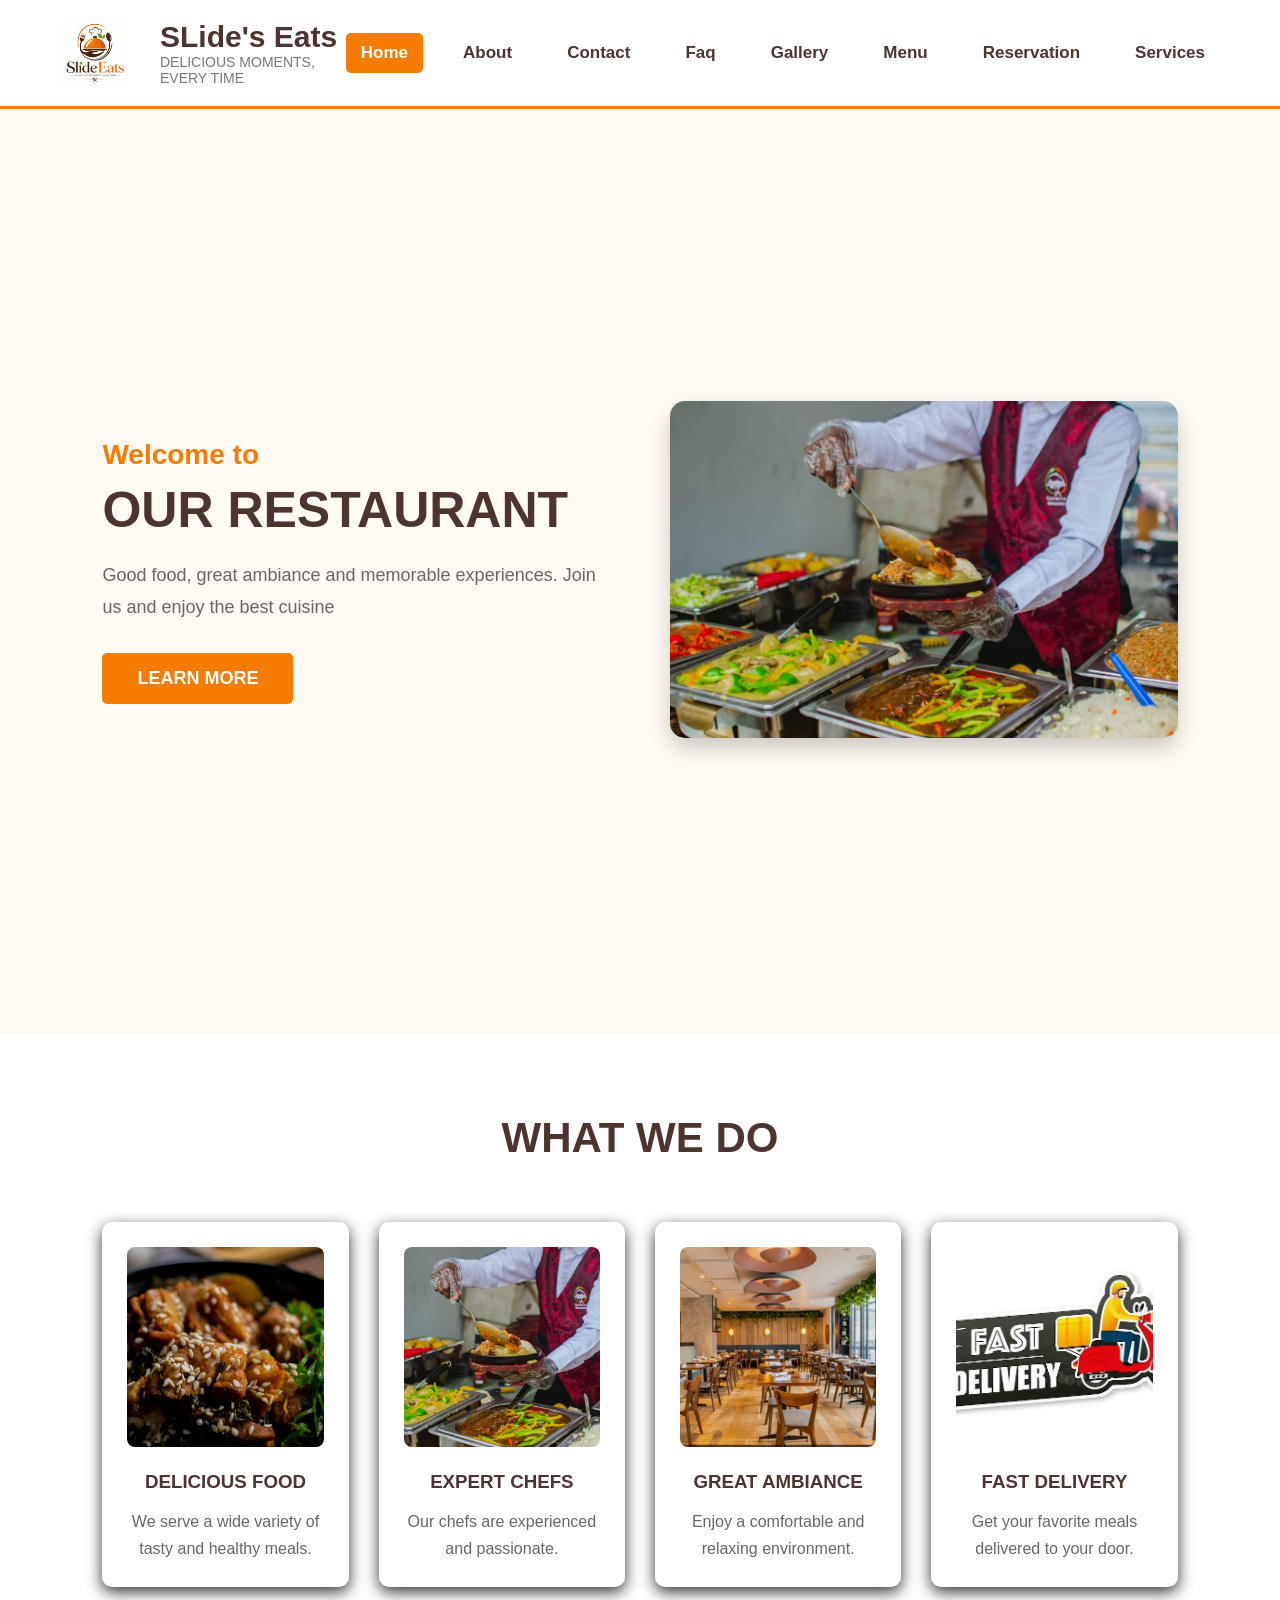
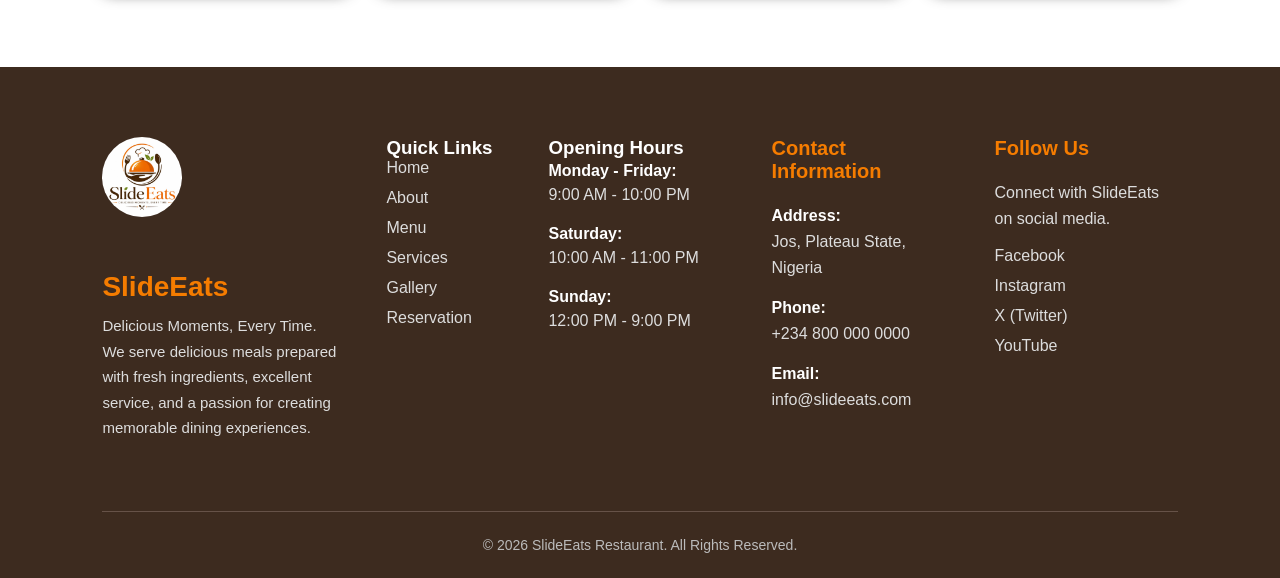
<file: index.html>
<!DOCTYPE html>
<html lang="en">
<head>
    <meta charset="UTF-8">
    <meta name="viewport" content="width=device-width, initial-scale=1.0">
    <title>Home</title>
    <link rel="stylesheet" href="style.css">
</head>
<body>
    <header>
        <div class="logo"><img src="/assets/images/logo.jpeg" alt="">
            <div class="logo-text">
                 <h2>SLide's Eats</h2>
                 <p>DELICIOUS MOMENTS, EVERY TIME</p>
            </div>
        </div>
       
        <nav>
            <a href="index.html" class="active">Home</a>
            <a href="about.html">About</a>
            <a href="contact.html">Contact</a>
            <a href="faq.html">Faq</a>
            <a href="gallery.html">Gallery</a>
            <a href="menu.html">Menu</a>
            <a href="reservation.html">Reservation</a>
            <a href="services.html">Services</a>
        </nav>
    </header>
    
    <!-- Hero Section -->
    <main>
        <section class="hero">
            <div class="hero-content">
                <h3>Welcome to</h3>
                <h1>OUR RESTAURANT</h1>
                <P>Good food, great ambiance 
                and memorable experiences. 
                Join us and enjoy the best cuisine</P>
                <a href="#" class="btn">LEARN MORE</a>  
            </div>
            <div class="hero-image">
                <img src="/assets/images/hero1.jpeg" alt="hero image">
            </div>
        </section>
        
        <!-- services section -->
         <section class="services">
            <h2>WHAT WE DO</h2>
            <div class="services-container">
                <article class="service-card">
                    <img src="/assets/images/hero.jpeg" alt="h">
                    <h3>DELICIOUS FOOD</h3>
                    <P>We serve a wide variety of tasty and healthy meals.</P> 
                </article>
                <article class="service-card"> 
                    <img src="/assets/images/hero1.jpeg" alt="h">
                    <h3>EXPERT CHEFS</h3>
                    <P>Our chefs are experienced and passionate.</P>
                </article>
                <article class="service-card">
                    <img src="/assets/images/hero2.jpeg" alt="h">
                    <h3>GREAT AMBIANCE</h3>
                    <P>Enjoy a comfortable and relaxing environment.</P>
                </article>
                <article class="service-card">
                    <img src="/assets/images/hero4.jpeg" alt="">
                    <h3>FAST DELIVERY</h3>
                    <P>Get your favorite meals delivered to your door.</P>
                </article>
            </div>
         </section>
    </main>

    <!-- ================= FOOTER ================= -->

    <footer class="footer">
        <!-- SlideEats Logo & Description -->
        <div class="footer-brand">
            <img
                src="assets/images/logo.jpeg"
                alt="SlideEats Restaurant Logo"
            >
            <h2>SlideEats</h2>
            <p>
                Delicious Moments, Every Time.
            </p>
            <p>
                We serve delicious meals prepared with fresh ingredients,
                excellent service, and a passion for creating memorable
                dining experiences.
            </p>
        </div>

        <!-- Quick Links -->
        <div class="footer-links">
            <h3>Quick Links</h3>
            <ul>
                <li>
                    <a href="index.html">Home</a>
                </li>
                <li>
                    <a href="about.html">About</a>
                </li>
                <li>
                    <a href="menu.html">Menu</a>
                </li>
                <li>
                    <a href="services.html">Services</a>
                </li>

                <li>
                    <a href="gallery.html">Gallery</a>
                </li>

                <li>
                    <a href="reservation.html">Reservation</a>
                </li>
            </ul>
        </div>

        <!-- Opening Hours -->
        <div class="footer-hours">
            <h3>Opening Hours</h3>
            <ul>
                <li>
                    <span>Monday - Friday:</span>
                    9:00 AM - 10:00 PM
                </li>

                <li>
                    <span>Saturday:</span>
                    10:00 AM - 11:00 PM
                </li>

                <li>
                    <span>Sunday:</span>
                    12:00 PM - 9:00 PM
                </li>

            </ul>

        </div>

        <!-- Contact Information -->
        <div class="footer-contact">
            <h3>Contact Information</h3>
            <address>
                <p>
                    <strong>Address:</strong><br>
                    Jos, Plateau State, Nigeria
                </p>

                <p>
                    <strong>Phone:</strong><br>
                    <a href="tel:+2348000000000">
                        +234 800 000 0000
                    </a>
                </p>

                <p>
                    <strong>Email:</strong><br>
                    <a href="mailto:info@slideeats.com">
                        info@slideeats.com
                    </a>
                </p>

            </address>

        </div>


        <!-- Social Media -->
        <div class="footer-social">

            <h3>Follow Us</h3>

            <p>
                Connect with SlideEats on social media.
            </p>

            <ul>

                <li>
                    <a href="#" target="_blank">Facebook</a>
                </li>

                <li>
                    <a href="#" target="_blank">Instagram</a>
                </li>

                <li>
                    <a href="#" target="_blank">X (Twitter)</a>
                </li>

                <li>
                    <a href="#" target="_blank">YouTube</a>
                </li>

            </ul>

        </div>


        <!-- Copyright -->
        <div class="footer-bottom">

            <p>
                &copy; 2026 SlideEats Restaurant.
                All Rights Reserved.
            </p>

        </div>

    </footer>

</body>
</html>
</file>
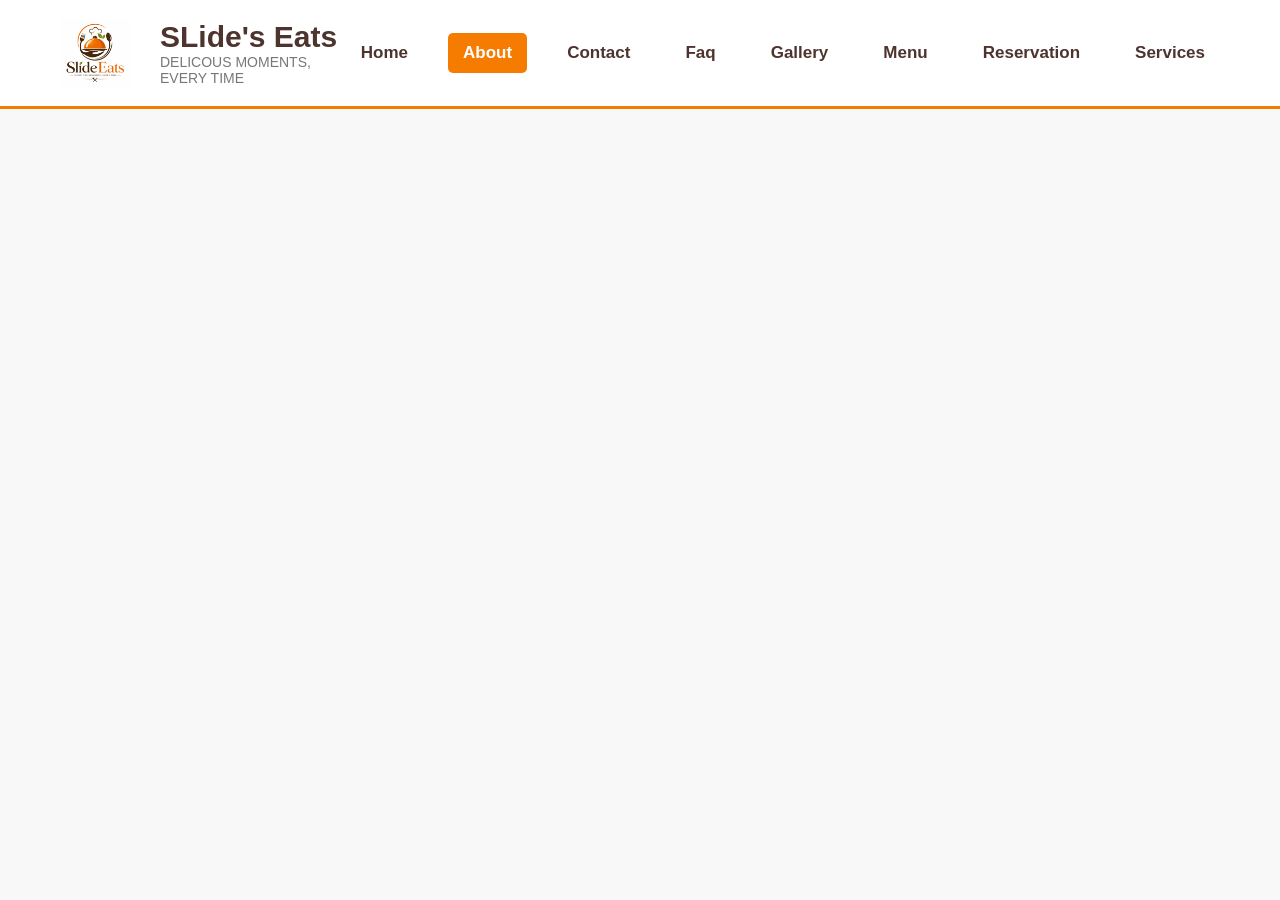
<file: about.html>
<!DOCTYPE html>
<html lang="en">
<head>
    <meta charset="UTF-8">
    <meta name="viewport" content="width=device-width, initial-scale=1.0">
    <title>Document</title>
    <link rel="stylesheet" href="style.css">
</head>
<body>
    <header>
        <div class="logo"><img src="/assets/images/logo.jpeg" alt="">
            <div class="logo-text">
                 <h2>SLide's Eats</h2>
                 <p>DELICOUS MOMENTS, EVERY TIME</p>
            </div>
        </div>
        <nav>
            <a href="index.html" >Home</a>
            <a href="about.html" class="active">About</a>
            <a href="contact.html">Contact</a>
            <a href="faq.html">Faq</a>
            <a href="gallery.html">Gallery</a>
            <a href="menu.html">Menu</a>
            <a href="reservation.html">Reservation</a>
            <a href="services.html">Services</a>
        </nav>
    </header>
</body>
</html>
</file>
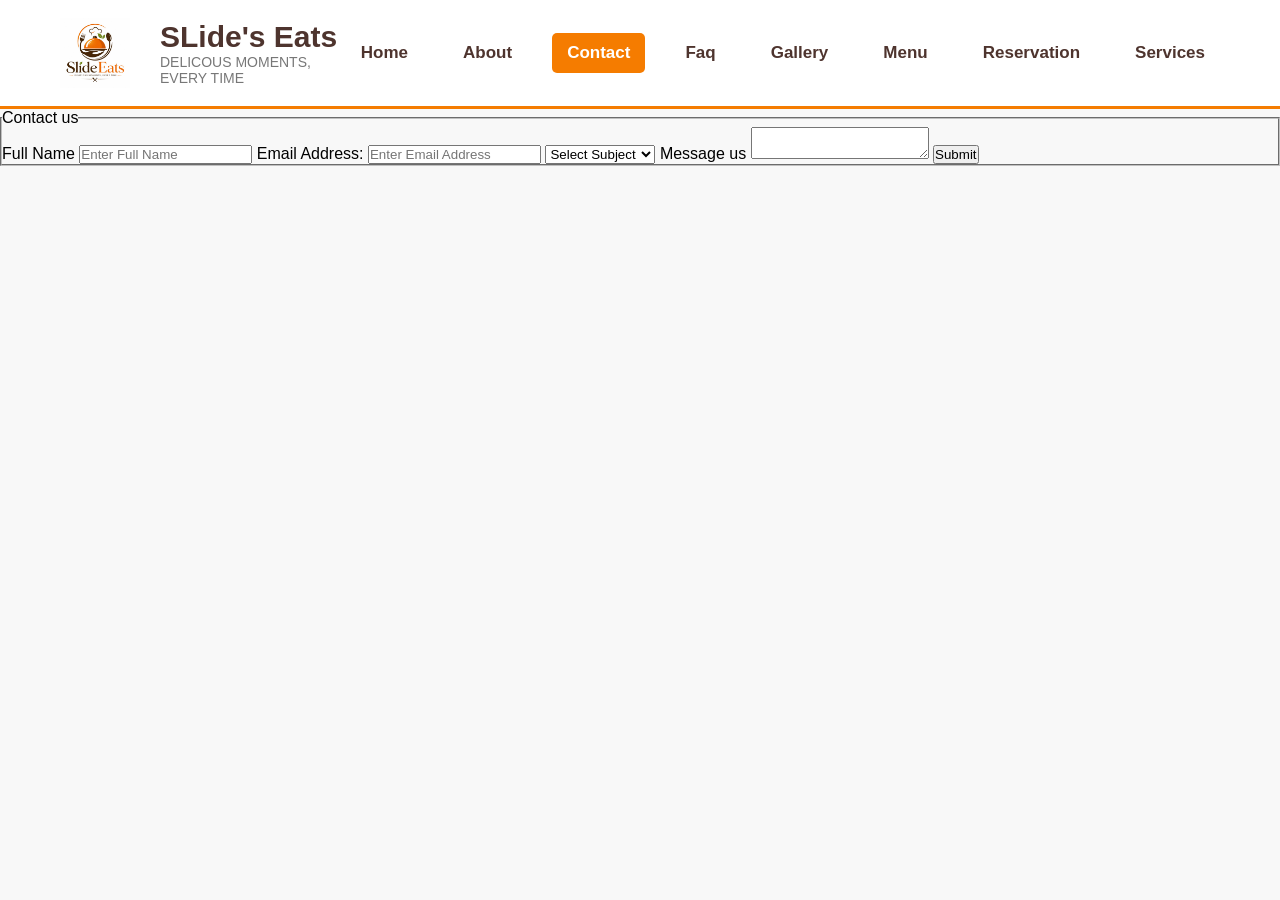
<file: contact.html>
<!DOCTYPE html>
<html lang="en">
<head>
    <meta charset="UTF-8">
    <meta name="viewport" content="width=device-width, initial-scale=1.0">
    <title>Document</title>
    <link rel="stylesheet" href="style.css">
</head>
<body>
    <header>
        <div class="logo"><img src="/assets/images/logo.jpeg" alt="">
            <div class="logo-text">
                 <h2>SLide's Eats</h2>
                 <p>DELICOUS MOMENTS, EVERY TIME</p>
            </div>
        </div>
       
        <nav>
            <a href="index.html">Home</a>
            <a href="about.html">About</a>
            <a href="contact.html" class="active">Contact</a>
            <a href="faq.html">Faq</a>
            <a href="gallery.html">Gallery</a>
            <a href="menu.html">Menu</a>
            <a href="reservation.html">Reservation</a>
            <a href="services.html">Services</a>
        </nav>
    </header>
    <fieldset>
        <legend>Contact us</legend>
        <form action="">
        <label for="Full Name">Full Name</label>
        <input type="text" name="Full Name" id="Full Name" placeholder="Enter Full Name" required>

        <label for="email">Email Address:</label>
        <input type="email" name="" id="email" placeholder="Enter Email Address" required>

        <select name="" id="" required>
            <option value="">Select Subject</option>
            <option value="">General Query</option>
            <option value="">Support</option>
            <option value="">Feedback</option>  
        </select>
        
        <label for="mus">Message us</label>
        <textarea name="" id="mus" required></textarea>
        
        <button>Submit</button>
    </form>
    </fieldset>
    
</body>
</html>
</file>
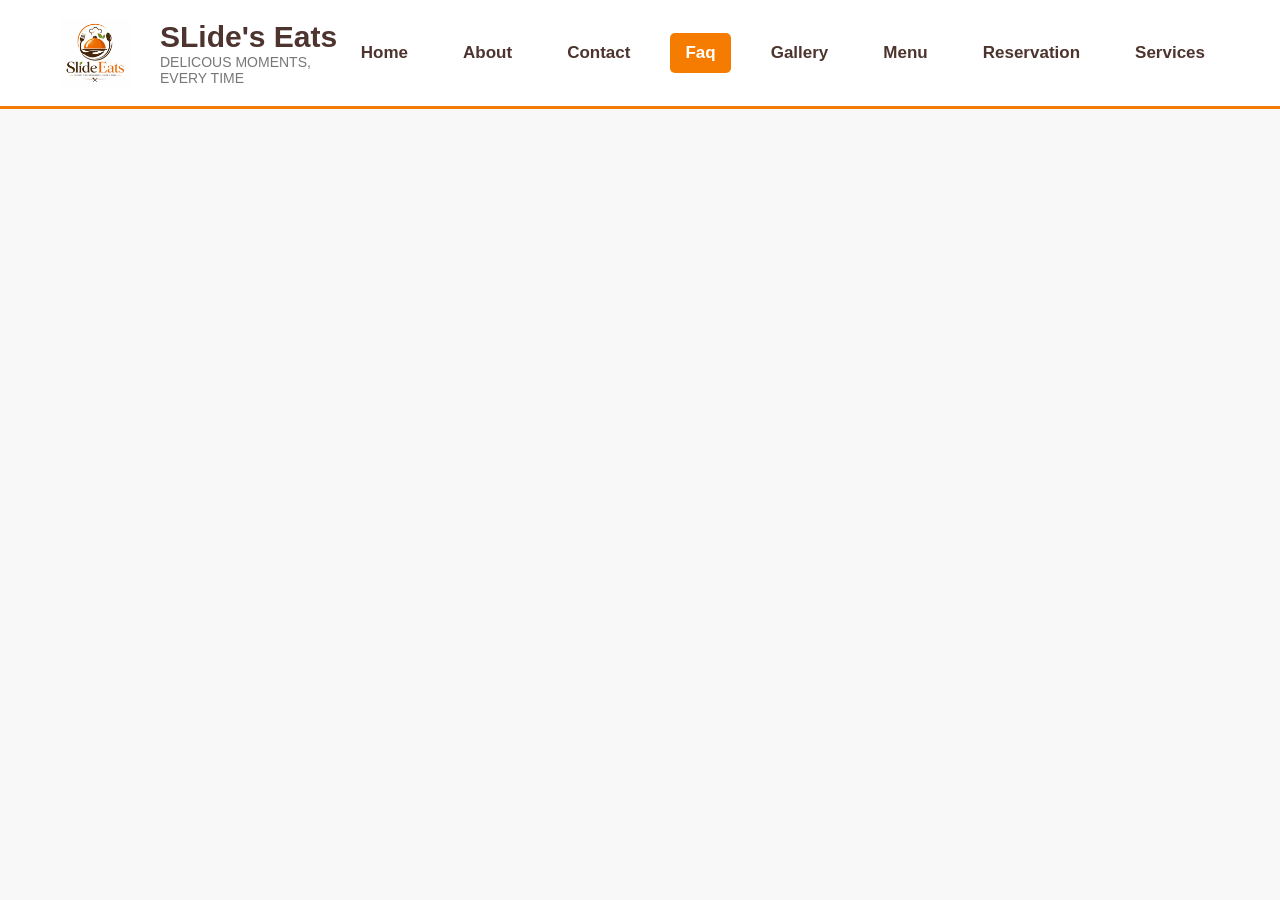
<file: faq.html>
<!DOCTYPE html>
<html lang="en">
<head>
    <meta charset="UTF-8">
    <meta name="viewport" content="width=device-width, initial-scale=1.0">
    <title>Faq</title>
    <link rel="stylesheet" href="style.css">
</head>
<body>
    <header>
        <div class="logo"><img src="/assets/images/logo.jpeg" alt="">
            <div class="logo-text">
                 <h2>SLide's Eats</h2>
                 <p>DELICOUS MOMENTS, EVERY TIME</p>
            </div>
        </div>
       
        <nav>
            <a href="index.html" >Home</a>
            <a href="about.html">About</a>
            <a href="contact.html">Contact</a>
            <a href="faq.html" class="active">Faq</a>
            <a href="gallery.html">Gallery</a>
            <a href="menu.html">Menu</a>
            <a href="reservation.html">Reservation</a>
            <a href="services.html">Services</a>
        </nav>
    </header>
</body>
</html>
</file>
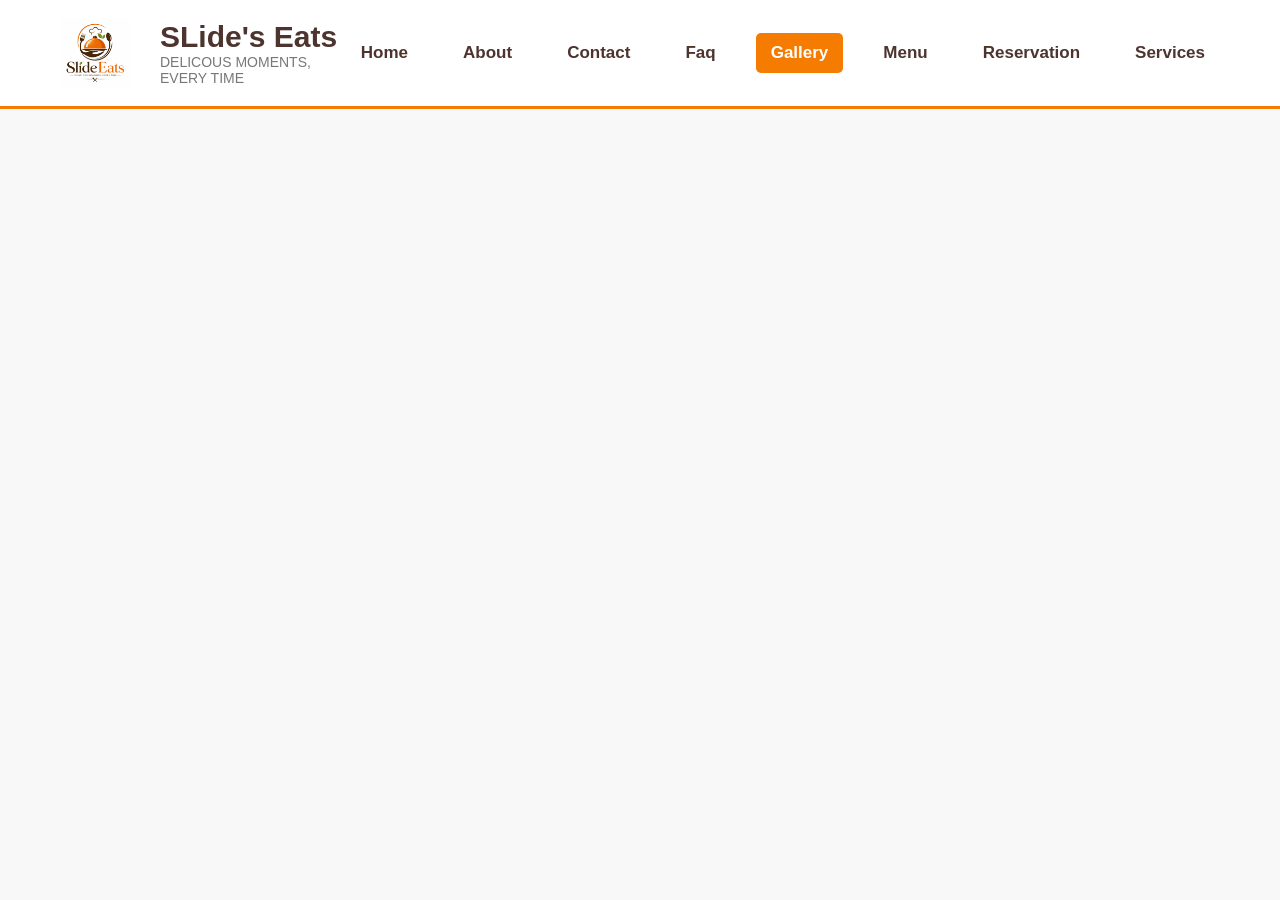
<file: gallery.html>
<!DOCTYPE html>
<html lang="en">
<head>
    <meta charset="UTF-8">
    <meta name="viewport" content="width=device-width, initial-scale=1.0">
    <title>Gallery</title>
    <link rel="stylesheet" href="style.css">
</head>
<body>
    <header>
        <div class="logo"><img src="/assets/images/logo.jpeg" alt="">
            <div class="logo-text">
                 <h2>SLide's Eats</h2>
                 <p>DELICOUS MOMENTS, EVERY TIME</p>
            </div>
        </div>
       
        <nav>
            <a href="index.html" >Home</a>
            <a href="about.html">About</a>
            <a href="contact.html">Contact</a>
            <a href="faq.html">Faq</a>
            <a href="gallery.html" class="active">Gallery</a>
            <a href="menu.html">Menu</a>
            <a href="reservation.html">Reservation</a>
            <a href="services.html">Services</a>
        </nav>
    </header>
</body>
</html>
</file>
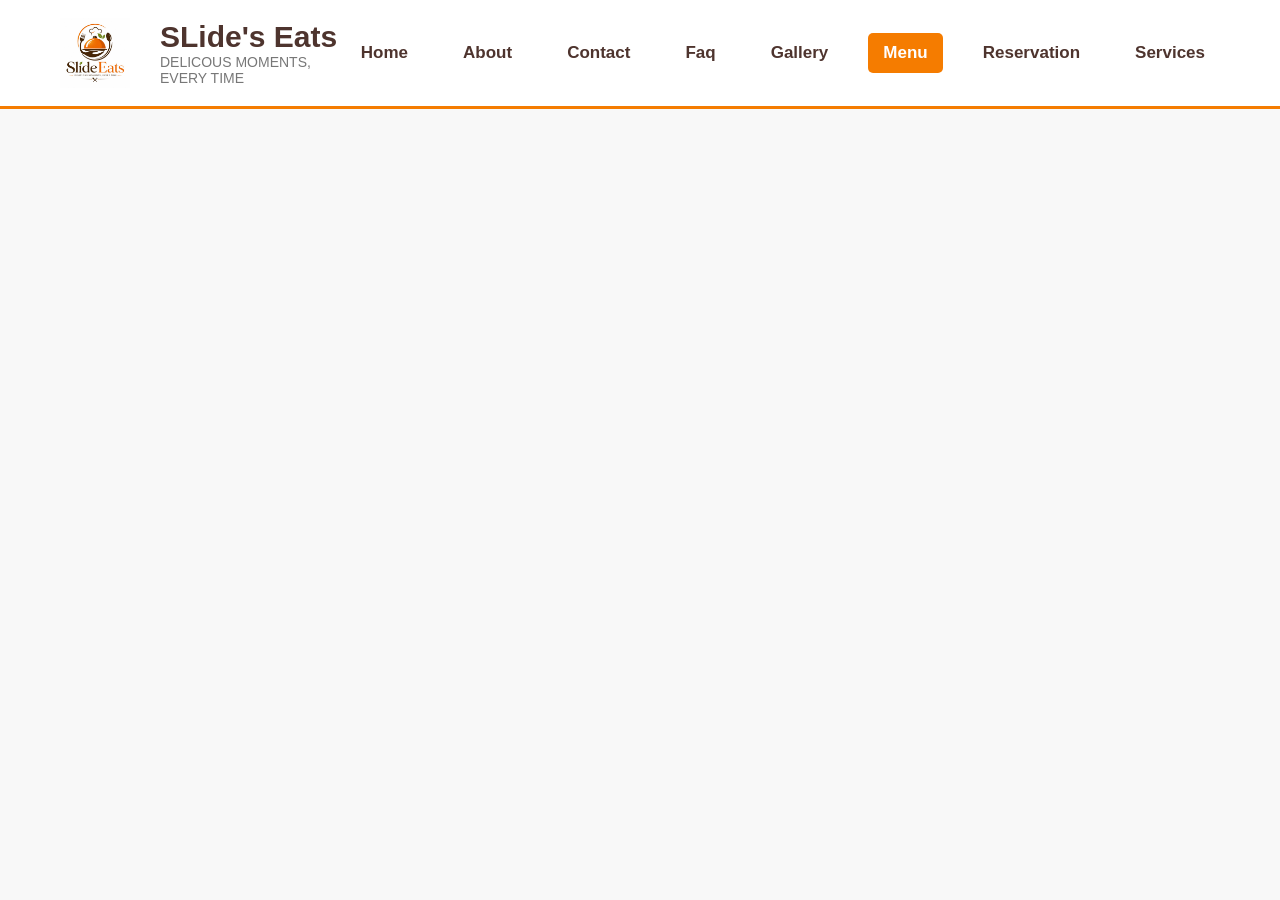
<file: menu.html>
<!DOCTYPE html>
<html lang="en">
<head>
    <meta charset="UTF-8">
    <meta name="viewport" content="width=device-width, initial-scale=1.0">
    <title>Menu</title>
    <link rel="stylesheet" href="style.css"> 
</head>
<body>
     <header>
        <div class="logo"><img src="/assets/images/logo.jpeg" alt="">
            <div class="logo-text">
                 <h2>SLide's Eats</h2>
                 <p>DELICOUS MOMENTS, EVERY TIME</p>
            </div>
        </div>
       
        <nav>
            <a href="index.html">Home</a>
            <a href="about.html">About</a>
            <a href="contact.html">Contact</a>
            <a href="faq.html">Faq</a>
            <a href="gallery.html">Gallery</a>
            <a href="menu.html" class="active">Menu</a>
            <a href="reservation.html">Reservation</a>
            <a href="services.html">Services</a>
        </nav>
    </header>
</body>
</html>
</file>
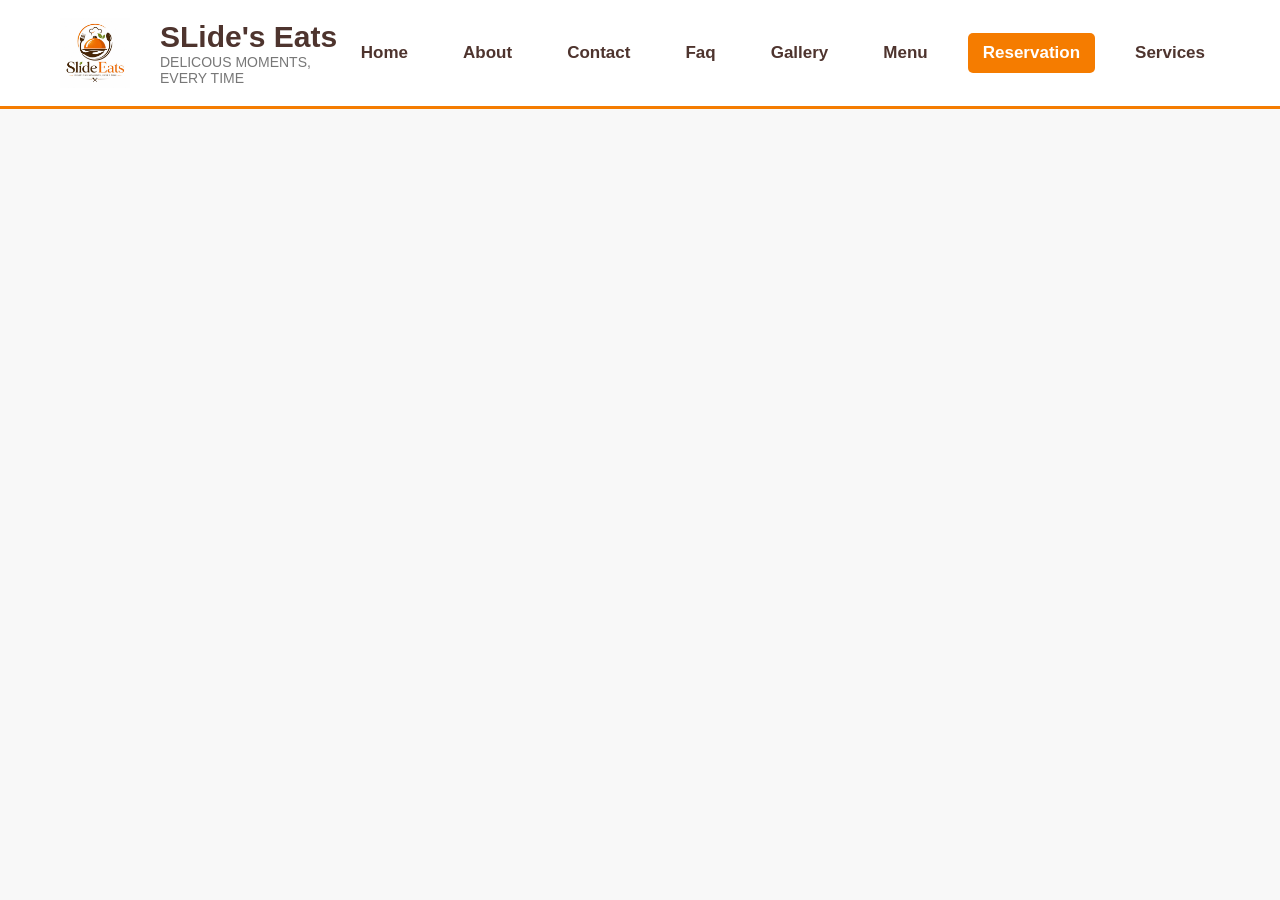
<file: reservation.html>
<!DOCTYPE html>
<html lang="en">
<head>
    <meta charset="UTF-8">
    <meta name="viewport" content="width=device-width, initial-scale=1.0">
    <title>Reservation</title>
    <link rel="stylesheet" href="style.css">
</head>
<body>
    <header>
        <div class="logo"><img src="/assets/images/logo.jpeg" alt="">
            <div class="logo-text">
                 <h2>SLide's Eats</h2>
                 <p>DELICOUS MOMENTS, EVERY TIME</p>
            </div>
        </div>
       
        <nav>
            <a href="index.html">Home</a>
            <a href="about.html">About</a>
            <a href="contact.html">Contact</a>
            <a href="faq.html">Faq</a>
            <a href="gallery.html">Gallery</a>
            <a href="menu.html">Menu</a>
            <a href="reservation.html" class="active">Reservation</a>
            <a href="services.html">Services</a>
        </nav>
    </header>
</body>
</html>
</file>
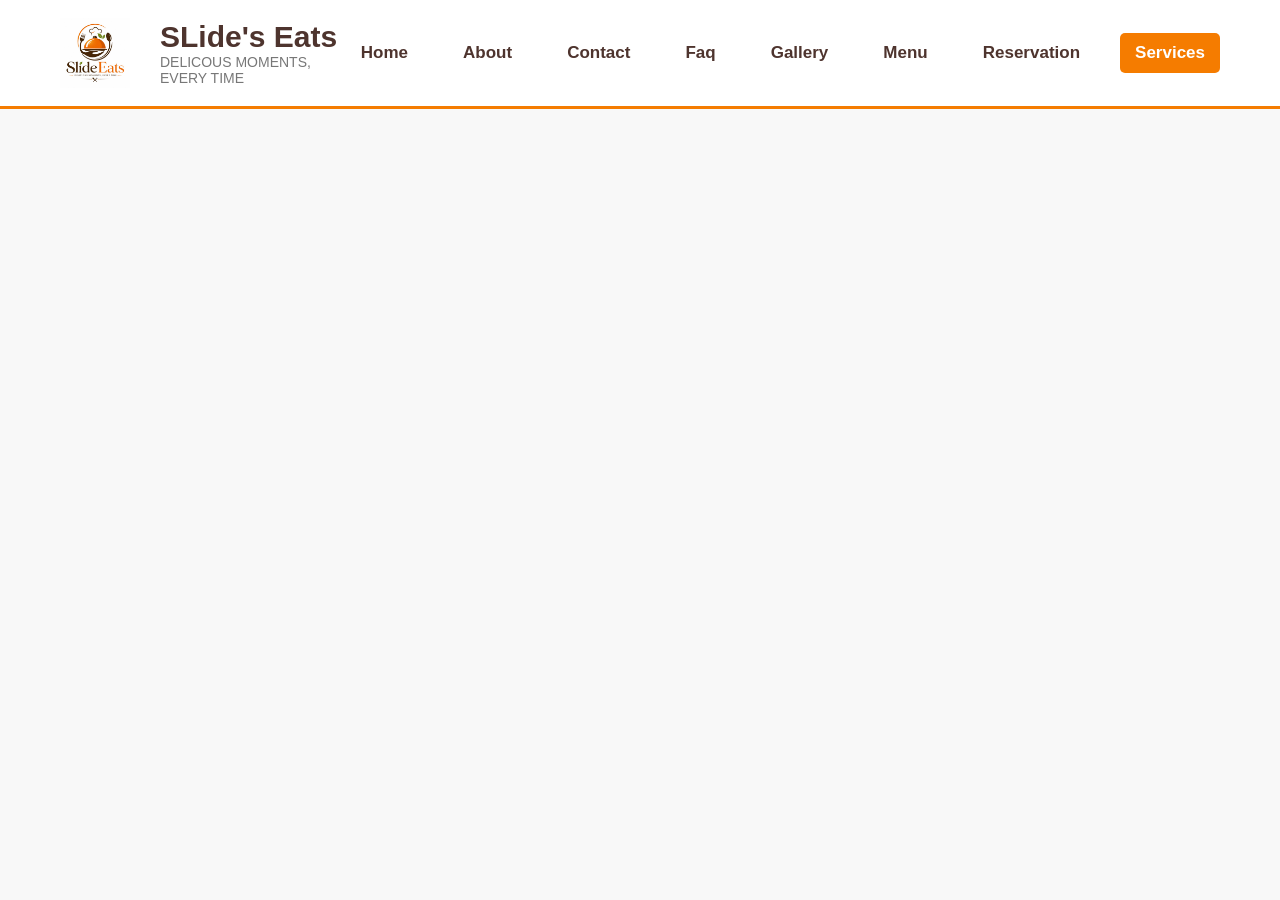
<file: services.html>
<!DOCTYPE html>
<html lang="en">
<head>
    <meta charset="UTF-8">
    <meta name="viewport" content="width=device-width, initial-scale=1.0">
    <title>Services</title>
    <link rel="stylesheet" href="style.css">
</head>
<body>
    <header>
        <div class="logo">
            <img src="/assets/images/logo.jpeg" alt="">
            <div class="logo-text">
                 <h2>SLide's Eats</h2>
                 <p>DELICOUS MOMENTS, EVERY TIME</p>
            </div>
        </div>
       
        <nav>
            <a href="index.html" >Home</a>
            <a href="about.html">About</a>
            <a href="contact.html">Contact</a>
            <a href="faq.html">Faq</a>
            <a href="gallery.html">Gallery</a>
            <a href="menu.html">Menu</a>
            <a href="reservation.html">Reservation</a>
            <a href="services.html" class="active">Services</a>
        </nav>
    </header>
</body>
</html>
</file>
<file: style.css>
/* ===========
GENERAL STYLES
=============*/
*{
    margin: 0;
    padding: 0;
}

body {
    font-family: Arial, Helvetica, sans-serif;
    background: #f8f8f8;
}

/* ===========
HEADER
=============*/
header {
    display: flex;
    justify-content: space-between;
    align-items: center;
    background: #ffffff;
    padding: 18px 60px;
    border-bottom: 3px solid #f57c00;
    position: sticky;
    top: 0;
}

/* ===========
LOGO
=============*/
.logo{
    display: flex;
    align-items: center;
}

.logo img {
    width: 70px;
    margin-right: 30px;
}

.logo-text h2{
    color: #4e342e;
    font-size: 30px;
}

.logo-text p{
    color: #777;
    font-size: 14px;
}

/* ===========
NAVIGATION
=============*/
nav {
    display: flex;
    gap: 25px;
}

nav a {
    text-decoration:none;
    color: #4e342e;
    font-size: 17px;
    font-weight: bold;
    padding: 10px 15px;
    border-radius: 5px;
    transition: 0.3s;
}

nav a:hover {
    background: #f57c00;
    color: #ffffff;
}

nav a.active {
    background: #f57c00;
    color: #ffffff;
}

/* ===========
MAIN 
=============*/
main {
    width: 100%;
}

/* ===========
HERO SECTION
=============*/
.hero {
    display: flex;
    justify-content: space-between;
    align-items: center;
    padding: 80px 8%;
    background-color: #fffaf3;
    min-height: 85vh;
    gap: 60px;
}

.hero-content {
    flex: 1;
}

.hero-content h3 {
    color: #f57c00;
    font-size: 28px;
    margin-bottom: 10px;
}

.hero-content h1 {
    color: #4e342e;
    font-size: 50px;
    margin-bottom: 20px;
}

.hero-content p {
    color: #666;
    font-size: 18px;
    margin-bottom: 30px;
    line-height: 1.8;
    max-width: 550px;
}

.btn {
    display: inline-block;
    text-decoration: none;
    background: #f57c00;
    color: #fff;
    font-size: 18px;
    font-weight: bold;
    padding: 15px 35px;
    border-radius: 5px;
    transition: 0.3s;
}

.btn:hover {
    background: #4e342e;    
}

.hero-image {
    flex: 1;
    text-align: center;
}

.hero-image img {
    width: 100%;
    max-width: 550px;
    border-radius: 15px;
    box-shadow: 0 10px 20px rgba(0, 0, 0, 0.2);
}

/* ===========
SERVICES SECTION
=============*/
.services {
    padding: 80px 8%;
    background-color: #ffffff;
}
.services h2 {
    text-align: center;
    font-size: 42px;
    color: #4e342e;
    margin-bottom: 60px;
}

.services-container{
    display: grid;
    grid-template-columns: repeat(4, 1fr);
    gap: 30px;
}

.service-card{
    background: #ffffff;
    border-radius: 10px;
    text-align: center;
    padding: 25px;
    box-shadow: 0 5px 15px rgba(0, 0, 0, 0.8);
    transition: .3px;
}

.service-card :hover{
    transform: translateY(-10px);
}

.service-card img {
    width: 100%;
    height: 200px;
    object-fit: cover;
    border-radius: 8px;
    margin-bottom: 20px;
}

.service-card h3{
    color: #4e342e;
    margin-bottom: 15px;
}

.service-card p {
    color: #666;
    line-height: 1.7;
}

/* ===========
FOOTER 
=============*/
.footer {
    background: #3d2b1f;
    color: #ffffff;
    padding: 70px 8% 0;
    display: grid;
    grid-template-columns: 2fr 1fr 1.5fr 1.5fr 1.5fr;
    gap: 40px;
}

/* ===========
FOOTER BRAND
=============*/
.footer-brand img{
    width: 80px;
    height: 80px;
    object-fit: cover;
    border-radius: 50%;
    margin-bottom: 50px;
}

/* ===========
FOOTER HEADINGS
=============*/
.footer-brand h2{
    color: #f57c00;
    font-size: 28px;
    margin-bottom: 10px;
}
.footer-brand p{
    color: #dddddd;
    line-height: 1.7;
    font-size: 15px;
}

/* ===========
QUICK LINKS
=============*/
.footer-links ul,
.footer-hours ul,
.footer-social ul {
    list-style: none;
    padding: 0;
    margin: 0;
}

.footer-links li{
    margin-bottom: 12px;
}

.footer-links a{
    color: #dddddd;
    text-decoration: none;
    transition: .3s;
}

.footer-links :hover{
    color: #f57c00;
    padding-left: 5px;
}

/* ===========
OPENING HOURS
=============*/
.footer-hours li{
    color: #dddddd;
    margin-bottom: 15px;
    line-height: 1.5;
}

.footer-hours span{
    display: block;
    color: #ffffff;
    font-weight: bold;
}

/* ===========
CONTACT
=============*/
.footer-contact h3{
    color: #f57c00;
    font-size: 20px;
    margin-bottom: 20px;
}

.footer-contact address{
    font-style: normal;
}

.footer-contact p{
    color: #dddddd;
    line-height: 1.6;
    margin-bottom: 15px;
}

.footer-contact strong{
    color: #ffffff;
}

.footer-contact a{
    color: #dddddd;
    text-decoration: none;
}
.footer-contact a:hover{
    color: #f57c00;
}

/* ===========
SOCIAL MEDIA 
=============*/
.footer-social h3{
    color: #f57c00;
    font-size: 20px;
    margin-bottom: 20px;
}

.footer-social p{
    color: #dddddd;
    line-height: 1.6;
    margin-bottom: 15px;
}

.footer-social li{
    margin-bottom: 12px;
}

.footer-social a{
    color: #dddddd;
    text-decoration: none;
    transition: .3s;
}

.footer-social a:hover{
    color: #f57c00;
}

/* ===========
FOOTER BOTTOM
=============*/
.footer-bottom{
    grid-column: 1/-1;
    text-align: center;
    border-top: 1px solid #665248;
    padding: 25px 0;
    margin-top: 30px;
}

.footer-bottom p{
    color: #bbbbbb;
    font-size: 14px;
}
</file>
